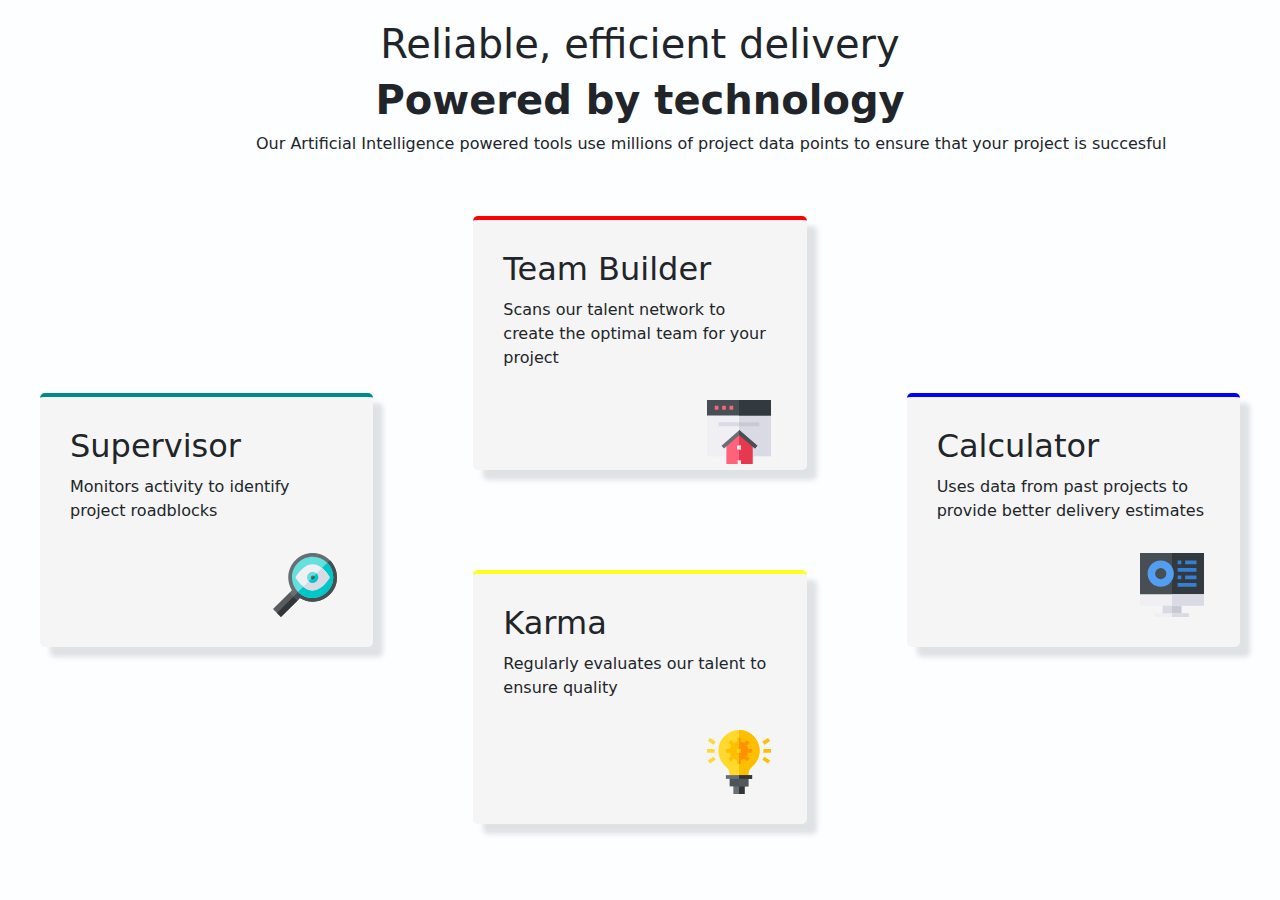
<file: index.html>
<!DOCTYPE html>
<html lang="en">
<head>
    <meta charset="UTF-8">
    <meta name="viewport" content="width=device-width, initial-scale=1.0">
    <meta http-equiv="X-UA-Compatible" content="ie=edge">
    <title>Document</title>
    <link href="https://cdn.jsdelivr.net/npm/bootstrap@5.3.3/dist/css/bootstrap.min.css" rel="stylesheet">
    <script src="https://cdn.jsdelivr.net/npm/bootstrap@5.3.3/dist/js/bootstrap.bundle.min.js"></script>
    <link rel="stylesheet" href="index.css">
</head>
<body>
    <header>
        <h1>Reliable, efficient delivery</h1>
        <h1 id="f">Powered by technology</h1>
        <p>Our Artificial Intelligence powered tools use millions of project data points to ensure that your project is succesful</p>
    </header>
    <section>
        <div class="do" id="c">
            <h2>Supervisor</h2>
            <p>Monitors activity to identify project roadblocks</p>
            <img src="icon-supervisor.svg" alt="supervisor>">
        </div>
        <div class="do" id="p">
            <h2>Team Builder</h2>
            <p>Scans our talent network to create the optimal team for your project</p>
            <img src="icon-team-builder.svg" alt="team">
        </div>
        <div class="do" id="s">
            <h2>Karma</h2>
            <p>Regularly evaluates our talent to ensure quality</p>
            <img src="icon-karma.svg">
        </div>
        <div class="do" id="k">
            <h2>Calculator</h2>
            <p>Uses data from past projects to provide better delivery estimates</p>
            <img src="icon-calculator.svg">
        </div>
    </section>
</body>
</html>
</file>
<file: index.css>
#c{
    border-top: 4px solid darkcyan ;
}
#p{
    border-top: 4px solid red ;
}
#k{
    border-top: 4px solid blue ;
}
#s{
    border-top: 4px solid rgba(255, 255, 0, 0.87) ;
}
#f{
    font-weight: bold;
}
@media only screen and (min-width: 900px) {
    #c {
        grid-column: 1 / 1;
        grid-row: 2 / 4;
    }
    #p {
        grid-column: 2 / 2;
        grid-row: 1 / 3;
    }
    #s {
        grid-column: 2 / 2;
        grid-row: 3 / 5;
    }
    #k {
        grid-column: 3 / 3;
        grid-row: 2 / 4;
    }
    *{
        margin: 0;
        padding: 0;
        box-sizing: content-box;
    }
    
    
    body{
        background-color: rgba(250, 253, 255, 0.548);
    }
    section{
            display: grid;
            grid-template-columns: repeat(3, 1fr);
            grid-template-rows: repeat(4, 1fr);
            gap: 20px;
        }
    
    .do{
        background-color: whitesmoke;
        margin: 40px;
        height: 250px;
        box-shadow: 10px 10px 5px rgba(199, 203, 206, 0.548);
        border-radius: 5px;
    }
    
    header{
        margin: 20px 0 20px 0;
    }
    header h1{
        text-align: center;
    }
    header p{
        margin-left: 20%;
    }
    div h2, div p{
        margin: 30px;
    }
    div p{
        margin-top: 10px;
    }
    div h2{
        margin-bottom: 0;
    }
    
    img{
        margin-left: 70%;
    }
}
@media screen and (max-width: 900px){
    *{
        margin: 0;
        padding: 0;
        box-sizing: content-box;
    }
    section{
        display: grid;
        gap: 20px;
    }
    body{
        background-color: rgba(250, 253, 255, 0.548);
    }
    .do{
        background-color: whitesmoke;
        margin: 40px;
        width: 75vw;
        height: 250px;
        box-shadow: 10px 10px 5px rgba(199, 203, 206, 0.548);
    }
    header{
        margin: 20px 0 20px 0;
    }
    header h1{
        text-align: center;
    }
    header p{
        margin-left: 40px;
    }
    div h2, div p{
        margin: 30px;
    }
    div p{
        margin-top: 10px;
    }
    div h2{
        margin-bottom: 0;
    }
    img{
        margin-left: 70%;
    }
}
</file>
